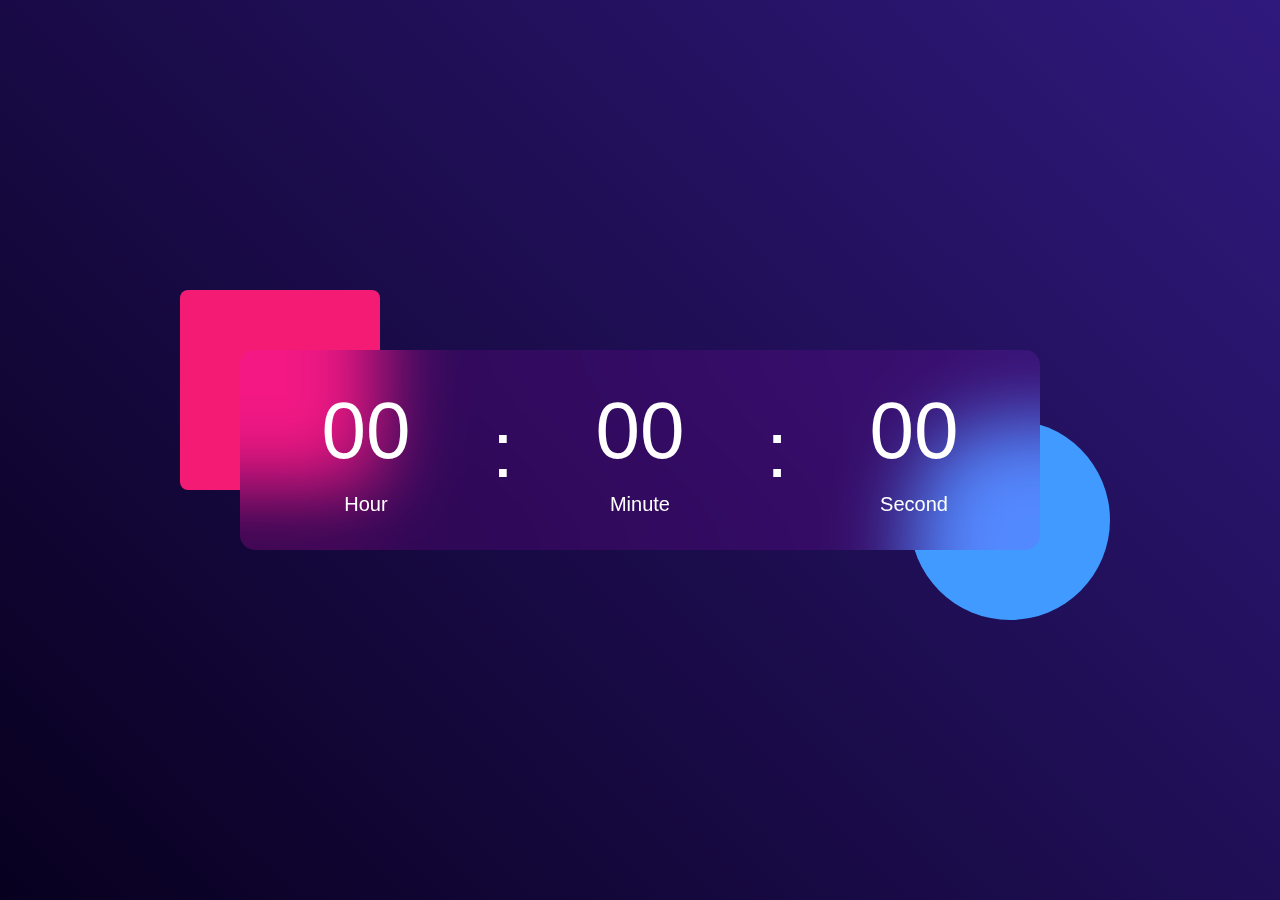
<file: Digital_Clock/index.html>
<!DOCTYPE html>
<html lang="en">
<head>
    <meta charset="UTF-8">
    <meta name="viewport" content="width=device-width, initial-scale=1.0">
    <title>Digital Clock</title>
    <link rel="stylesheet" href="./style.css">
    <link rel="shortcut icon" href="https://www.freepngimg.com/thumb/symbol/89661-and-clock-symbol-icons-computer-black-line.png" type="image/x-icon">
</head>
<body>  

    <div class="mainContainer">
        <div class="container">
            <div class="clock">
                <div class="clockContainer">
                    <div class="clockBox">
                        <span id="digit" class="hour">00</span>
                        <span id="name">Hour</span>
                    </div>
                    <span id="digit">:</span>
                    <div class="clockBox">
                        <span id="digit" class="minute">00</span>
                        <span id="name">Minute</span>
                    </div>
                    <span id="digit">:</span>
                    <div class="clockBox">
                        <span id="digit" class="second">00</span>
                        <span id="name">Second</span>
                    </div>
                </div>
            </div>
        </div>
    </div>
    
    <script src="./app.js"></script>
</body>
</html>
</file>
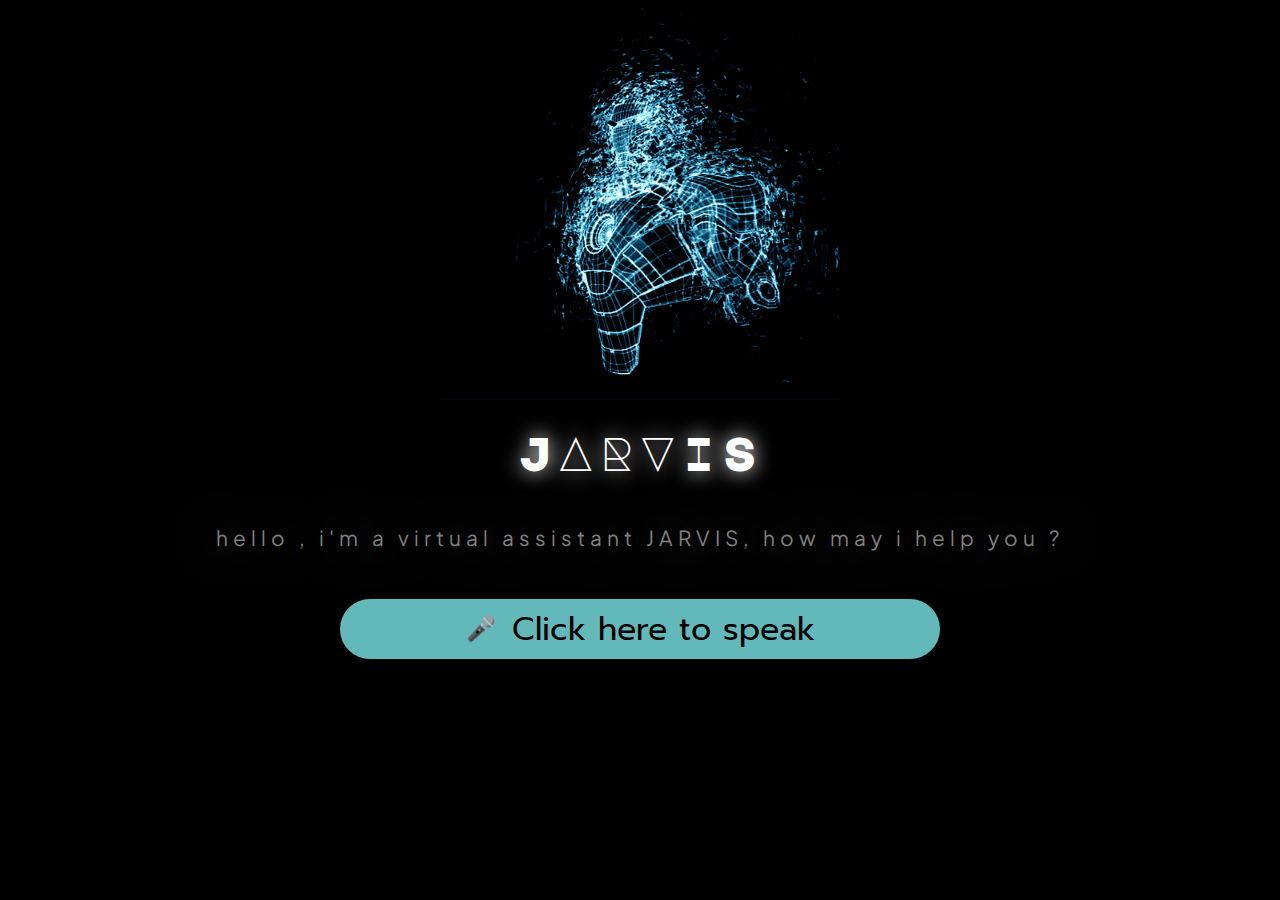
<file: Jarvis/index.html>
<!DOCTYPE html>
<html lang="en">
<head>
    <meta charset="UTF-8">
    <meta name="viewport" content="width=device-width, initial-scale=1.0">
    <title> Jarvis </title>
    <link rel="shortcut icon" href="/Images/Robot.avif" type="image/x-icon">
    <link rel="stylesheet" href="style.css">
    <link rel="preconnect" href="https://fonts.googleapis.com">
    <link rel="preconnect" href="https://fonts.gstatic.com" crossorigin>
    <link href="https://fonts.googleapis.com/css2?family=Major+Mono+Display&display=swap" rel="stylesheet">
    <link rel="preconnect" href="https://fonts.googleapis.com">
    <link rel="preconnect" href="https://fonts.gstatic.com" crossorigin>
    <link href="https://fonts.googleapis.com/css2?family=Plus+Jakarta+Sans:ital,wght@0,200..800;1,200..800&display=swap" rel="stylesheet">
    <link rel="preconnect" href="https://fonts.googleapis.com">
    <link rel="preconnect" href="https://fonts.gstatic.com" crossorigin>
    <link href="https://fonts.googleapis.com/css2?family=Plus+Jakarta+Sans:ital,wght@0,200..800;1,200..800&family=Prompt:ital,wght@0,100;0,200;0,300;0,400;0,500;0,600;0,700;0,800;0,900;1,100;1,200;1,300;1,400;1,500;1,600;1,700;1,800;1,900&display=swap" rel="stylesheet">
</head>
<body>

    <section class="main flex">

        <div class="img-container flex">
            <div class="image">
                <img class="gif" src="./Images/giphy .gif" alt="Image">
            </div>
            <h1 class="robot-name">JARVIS</h1>
            <p class="para">hello , i'm a virtual assistant JARVIS, how may i help you ?</p>
        </div>

        <div class="input flex">
            <button class="talk">🎤</button>
            <h1 class="content"> Click here to speak </h1>
        </div>

    </section>

    <script src="app.js"></script>
</body>
</html>
</file>
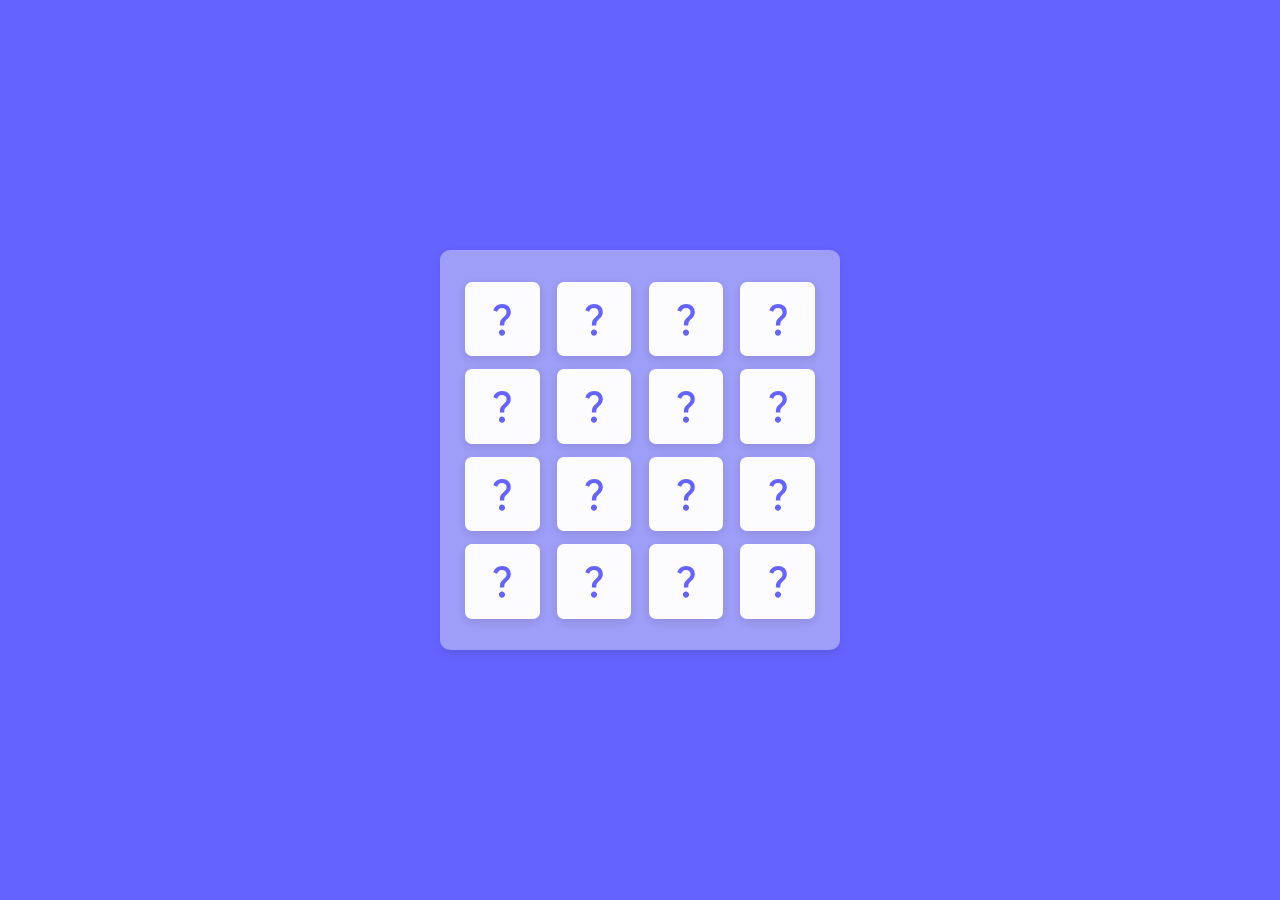
<file: Memory_Game/index.html>
<!DOCTYPE html>
<html lang="en">
<head>
    <meta charset="UTF-8">
    <meta name="viewport" content="width=device-width, initial-scale=1.0">
    <title>Memory Game</title>
    <link rel="stylesheet" href="./style.css">
    <link rel="shortcut icon" href="./Images/memory_favicon.png" type="image/x-icon">
    <link rel="stylesheet" href="https://fonts.googleapis.com/css2?family=Material+Symbols+Outlined:opsz,wght,FILL,GRAD@24,400,0,0" />
</head>
<body>  

    <div class="wrapper">
        <ul class="cards">
            <li class="card">
                <div class="view frontView">
                    <span class="material-symbols-outlined">
                        question_mark
                    </span>
                </div>
                <div class="view backView">
                    <img src="./Images/img-1.png" alt="dimond_icons">
                </div>
            </li>
            <li class="card">
                <div class="view frontView">
                    <span class="material-symbols-outlined">
                        question_mark
                    </span>
                </div>
                <div class="view backView">
                    <img src="./Images/img-2.png" alt="dimond_icons">
                </div>
            </li>
            <li class="card">
                <div class="view frontView">
                    <span class="material-symbols-outlined">
                        question_mark
                    </span>
                </div>
                <div class="view backView">
                    <img src="./Images/img-3.png" alt="dimond_icons">
                </div>
            </li>
            <li class="card">
                <div class="view frontView">
                    <span class="material-symbols-outlined">
                        question_mark
                    </span>
                </div>
                <div class="view backView">
                    <img src="./Images/img-4.png" alt="dimond_icons">
                </div>
            </li>
            <li class="card">
                <div class="view frontView">
                    <span class="material-symbols-outlined">
                        question_mark
                    </span>
                </div>
                <div class="view backView">
                    <img src="./Images/img-5.png" alt="dimond_icons">
                </div>
            </li>
            <li class="card">
                <div class="view frontView">
                    <span class="material-symbols-outlined">
                        question_mark
                    </span>
                </div>
                <div class="view backView">
                    <img src="./Images/img-6.png" alt="dimond_icons">
                </div>
            </li>
            <li class="card">
                <div class="view frontView">
                    <span class="material-symbols-outlined">
                        question_mark
                    </span>
                </div>
                <div class="view backView">
                    <img src="./Images/img-7.png" alt="dimond_icons">
                </div>
            </li>
            <li class="card">
                <div class="view frontView">
                    <span class="material-symbols-outlined">
                        question_mark
                    </span>
                </div>
                <div class="view backView">
                    <img src="./Images/img-8.png" alt="dimond_icons">
                </div>
            </li>
            <li class="card">
                <div class="view frontView">
                    <span class="material-symbols-outlined">
                        question_mark
                    </span>
                </div>
                <div class="view backView">
                    <img src="./Images/img-1.png" alt="dimond_icons">
                </div>
            </li>
            <li class="card">
                <div class="view frontView">
                    <span class="material-symbols-outlined">
                        question_mark
                    </span>
                </div>
                <div class="view backView">
                    <img src="./Images/img-2.png" alt="dimond_icons">
                </div>
            </li>
            <li class="card">
                <div class="view frontView">
                    <span class="material-symbols-outlined">
                        question_mark
                    </span>
                </div>
                <div class="view backView">
                    <img src="./Images/img-3.png" alt="dimond_icons">
                </div>
            </li>
            <li class="card">
                <div class="view frontView">
                    <span class="material-symbols-outlined">
                        question_mark
                    </span>
                </div>
                <div class="view backView">
                    <img src="./Images/img-4.png" alt="dimond_icons">
                </div>
            </li>
            <li class="card">
                <div class="view frontView">
                    <span class="material-symbols-outlined">
                        question_mark
                    </span>
                </div>
                <div class="view backView">
                    <img src="./Images/img-5.png" alt="dimond_icons">
                </div>
            </li>
            <li class="card">
                <div class="view frontView">
                    <span class="material-symbols-outlined">
                        question_mark
                    </span>
                </div>
                <div class="view backView">
                    <img src="./Images/img-6.png" alt="dimond_icons">
                </div>
            </li>
            <li class="card">
                <div class="view frontView">
                    <span class="material-symbols-outlined">
                        question_mark
                    </span>
                </div>
                <div class="view backView">
                    <img src="./Images/img-7.png" alt="dimond_icons">
                </div>
            </li>
            <li class="card">
                <div class="view frontView">
                    <span class="material-symbols-outlined">
                        question_mark
                    </span>
                </div>
                <div class="view backView">
                    <img src="./Images/img-8.png" alt="dimond_icons">
                </div>
            </li>
        </ul>
    </div>
    
    <script src="./app.js"></script>
</body>
</html>
</file>
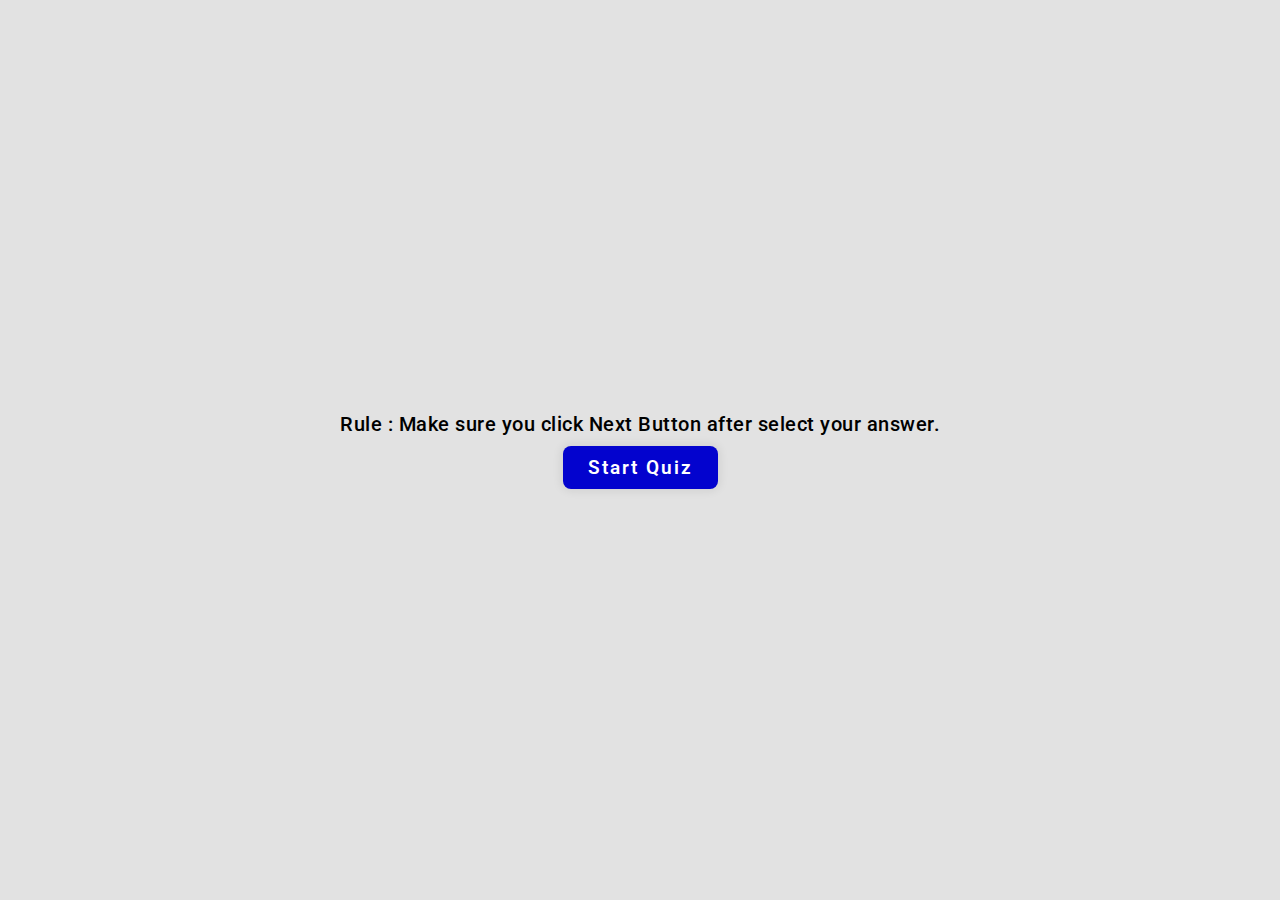
<file: Quiz_App/index.html>
<!DOCTYPE html>
<html lang="en">
<head>
    <meta charset="UTF-8">
    <meta name="viewport" content="width=device-width, initial-scale=1.0">
    <title> Quiz App </title>
    <link rel="shortcut icon" href="./quiz_favicon.png" type="image/x-icon">
    <link rel="stylesheet" href="./style.css">
</head>
<body>

    <div class="mainContainer">

        <div class="startQuiz" id="start">
            <p> Rule : Make sure you click Next Button after select your answer.</p>
            <button class="btn"> Start Quiz </button>
        </div>

        <div class="title" id="displayNoneTitle">
            <h1 class="quizTitle"> Simple Quiz </h1>
        </div>


        <div class="quizConatiner" id="mainBox">

            <p class="quizQuestion" id="ques"> Fetching Questions...</p>

            <div class="optionsContainer" id="displayNoneBox">
                <button class="quizOption" id="a">NULL</button>
                <button class="quizOption" id="b">NULL</button>
                <button class="quizOption" id="c">NULL</button>
                <button class="quizOption" id="d">NULL</button>
            </div>

            <div class="answerDiv" id="ansDiv">
                <p class="correctOptionPara" id="answerPara"></p>
                <p class="incorrectOptionPara" id="incorrectPara"></p>
            </div>

            <div class="quizBtns">
                <button class="btn" id="finishQuiz"> Finish Quiz </button>
                <button class="btn" id="nextQues"> Next </button>
            </div>
            
        </div>

    </div>

    <script src="./app.js"></script>

</body>
</html>
</file>
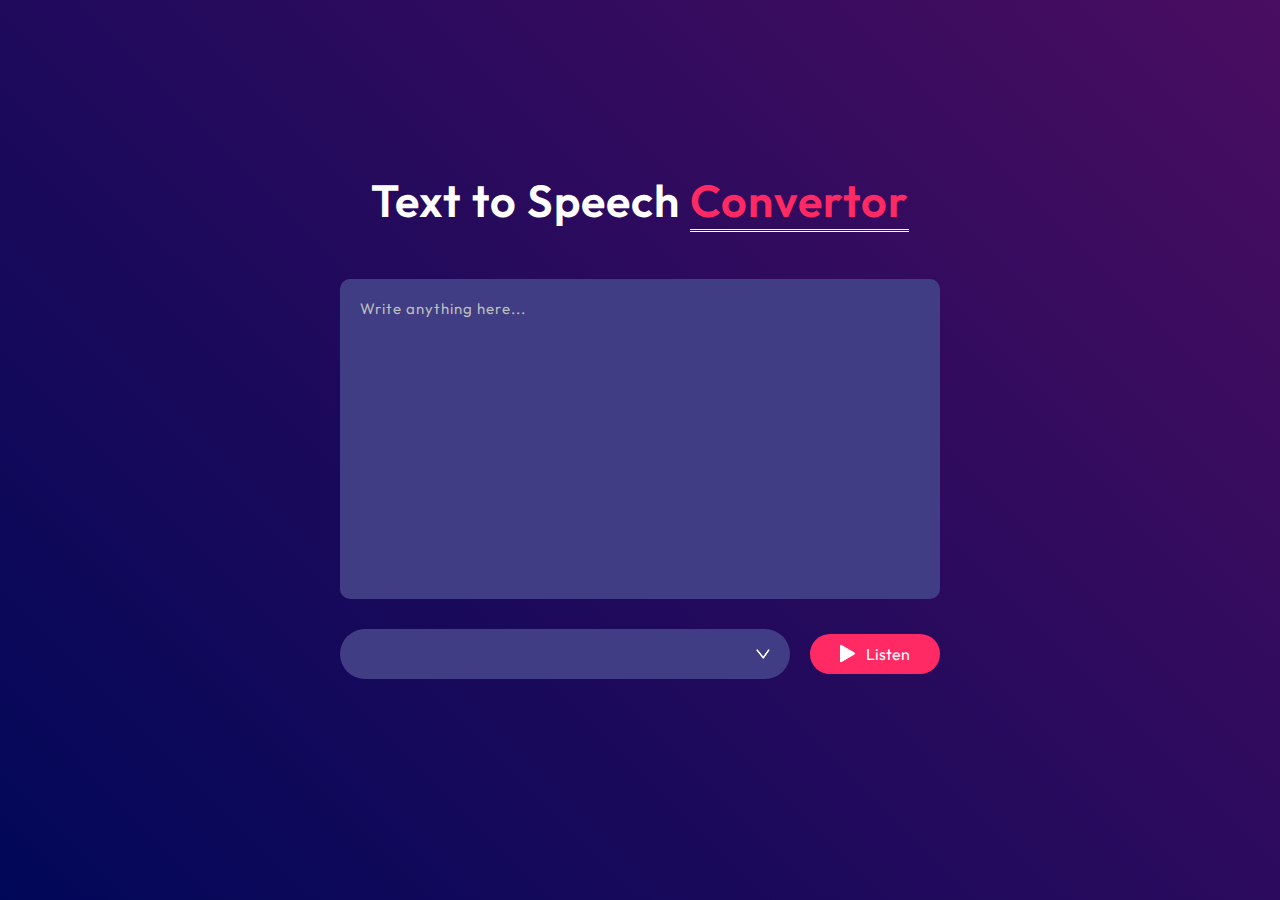
<file: Text_To_Speech/index.html>
<!DOCTYPE html>
<html lang="en">
<head>
    <meta charset="UTF-8">
    <meta name="viewport" content="width=device-width, initial-scale=1.0">
    <title> Text to Speech </title>
    <link rel="shortcut icon" href="./Images/speech_icon.png" type="image/x-icon">
    <link rel="stylesheet" href="./style.css">
</head>
<body>
    
    <div class="mainContainer">
        <h1>Text to Speech <span>Convertor</span></h1>
        <textarea placeholder="Write anything here..."></textarea>
        <div class="row">
            <select></select>
            <button> <img src="./Images/play.png" alt=""> Listen</button>
        </div>
    </div> 

    <script src="./app.js"></script>
</body>
</html>
</file>
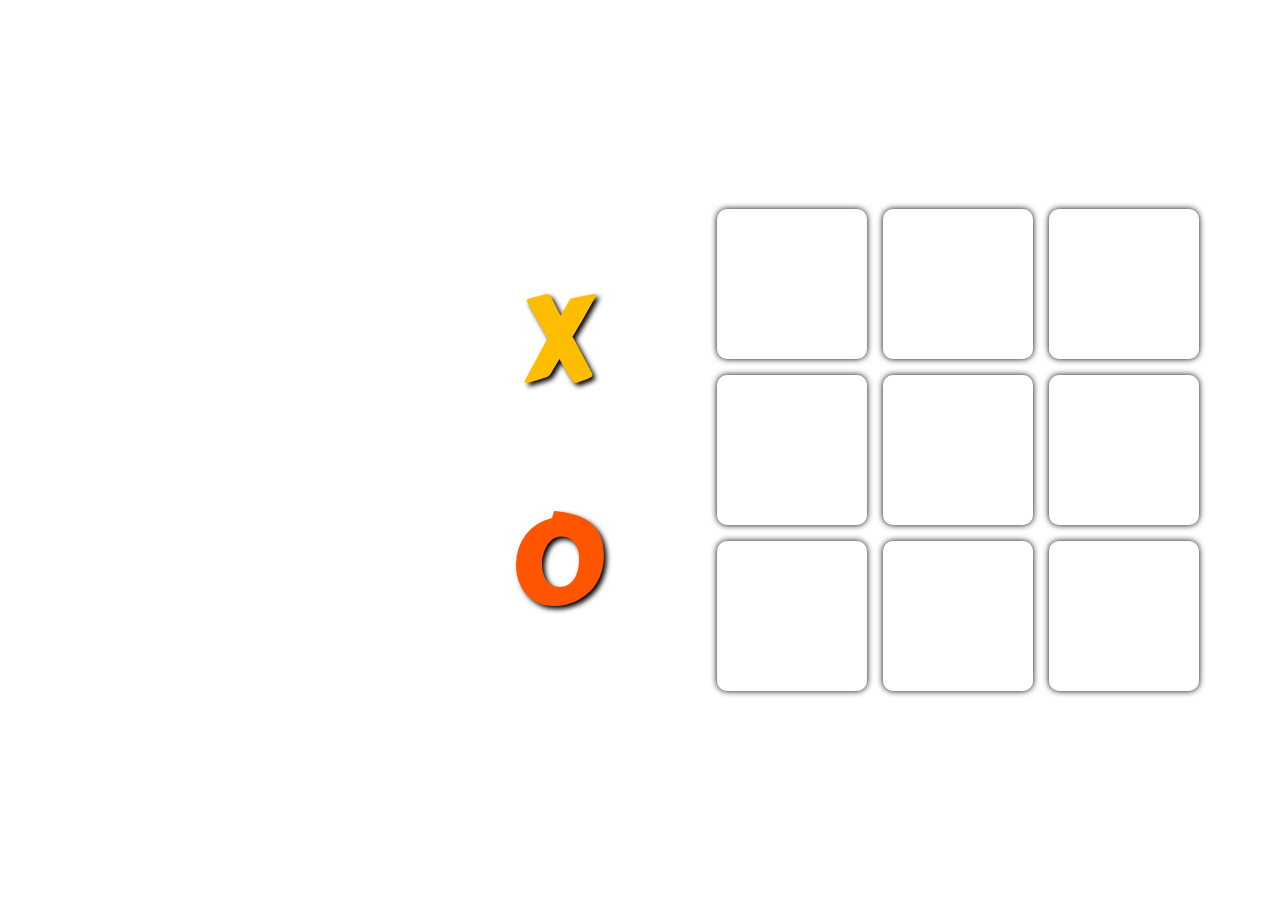
<file: Tic_Tac_Toe_Game/index.html>
<!DOCTYPE html>
<html lang="en">
<head>
    <meta charset="UTF-8">
    <meta name="viewport" content="width=device-width, initial-scale=1.0">
    <title>Tic Tac Toe</title>
    <link rel="stylesheet" href="./style.css">
    <link rel="shortcut icon" href="./Images/xo.png" type="image/x-icon">
    <link rel="preconnect" href="https://fonts.googleapis.com">
    <link rel="preconnect" href="https://fonts.gstatic.com" crossorigin>
    <link href="https://fonts.googleapis.com/css2?family=Luckiest+Guy&display=swap" rel="stylesheet">
    <link rel="preconnect" href="https://fonts.googleapis.com">
    <link rel="preconnect" href="https://fonts.gstatic.com" crossorigin>
    <link href="https://fonts.googleapis.com/css2?family=Alatsi&family=Carter+One&family=Luckiest+Guy&family=Press+Start+2P&display=swap" rel="stylesheet">
    <link rel="preconnect" href="https://fonts.googleapis.com">
    <link rel="preconnect" href="https://fonts.gstatic.com" crossorigin>
    <link href="https://fonts.googleapis.com/css2?family=Alatsi&family=Borel&family=Carter+One&family=Luckiest+Guy&family=Original+Surfer&family=Press+Start+2P&display=swap" rel="stylesheet">  
</head>
<body>

    <div class="container">

        <div class="left-container">
            <div class="left-top-container">
                <p class="title">TIC</p>
                <p class="title">TAC</p>
                <p class="title">TOE</p>
            </div>
        </div>

        <div class="middle-container">
            <div class="XO X">X</div>
            <div class="XO O">O</div>
            <h1 class="hide"></h1>
        </div>

        <div class="game-container">
            <button class="new"> New Game </button>  
            <div class="grid">
                <button class="box"></button>
                <button class="box"></button>
                <button class="box"></button>
                <button class="box"></button>
                <button class="box"></button>
                <button class="box"></button>
                <button class="box"></button>
                <button class="box"></button>
                <button class="box"></button>
            </div>
            <button class="reset"> Reset Game </button>
        </div>
    </div>
    
</body>
<script src="./app.js"></script>
</html>
</file>
<file: Digital_Clock/style.css>
*{
    padding: 0;
    margin: 0;
    box-sizing: border-box;
    font-family: 'Poppins' , sans-serif;
}

.mainContainer{
    width: 100%;
    min-height: 100vh;
    background: linear-gradient(45deg , #08001f , #30197d);
    color: white;
    position: relative;
}

.container{
    width: 800px;
    height: 200px;
    position: absolute;
    top: 50%;
    left: 50%;
    transform: translate(-50%,-50%);
}

.clock{
    display: flex;
    justify-content: center;
    align-items: center;
    background-color: rgba(235, 0, 255, 0.11);
    border-radius: 15px;
    width: 100%;
    height: 100%;
    backdrop-filter: blur(40px);
}

.container::before{
    width: 200px;
    height: 200px;
    border-radius: 8px;
    background-color: #f41b75;
    position: absolute;
    content: '';
    left: -60px;
    top: -60px;
    /* z-index: -1; */
}

.container::after{
    width: 200px;
    height: 200px;
    border-radius: 50%;
    background-color: #419aff;
    position: absolute;
    content: '';
    right: -70px;
    bottom: -70px;
    z-index: -1;
}

.clockBox{
    display: flex;
    align-items: center;
    flex-direction: column;
}

.clockContainer{
    display: flex;
    justify-content: space-evenly;
    width: 100%;
    height: 100%;
    align-items: center;
}

#digit {
    font-size: 80px;
}

#name{
    font-size: 20px;
    margin-top: 1rem;
}
</file>
<file: Jarvis/style.css>
@import url("https://fonts.googleapis.com/css2?family=Roboto+Mono:wght@100;200;300;400;500;600;700&display=swap");

*{
    padding: 0;
    margin: 0;
    box-sizing: border-box;
}

body{
    width: 100%;
    height: 100%;
    background-color: black;
}

.flex{
    display: flex;
    justify-content: center;
    align-items: center;
    flex-direction: column;
}

.gif{
    width: 400px;
    height: 400px;
}

.robot-name{
    color: rgb(255, 255, 255);
    font-size: 3rem;
    font-family: "Major Mono Display", monospace;
    font-weight: 400;
    font-style: normal;
    letter-spacing: 5px;
    text-shadow: 0px 0px 20px white;
    margin-block: 1.5rem;
}

.para{
    font-size: 1.3rem;
    color: grey;
    font-family: "Plus Jakarta Sans", sans-serif;
    font-optical-sizing: auto;
    font-weight: 400;
    font-style: normal;
    letter-spacing: 5px;
    text-shadow: 0px 0px 50px grey;
    margin-block: 1.5rem;
}

.input{
    width: 600px;
    height: 60px;
    border: 3px solid rgb(99, 185, 185);
    text-align: center;
    border-radius: 30px;
    margin-block: 1.5rem;
    background-color: rgb(99, 185, 185);
    display: flex;
    flex-direction: row;
    gap: 1rem;
}
.content{
    color: rgb(0, 0, 0);
    font-family: "Prompt", sans-serif;
    font-weight: 400;
    font-style: normal;
}

.talk{
    background-color: rgba(255, 255, 255, 0);
    border: none;
    font-size: 1.5rem;
}
</file>
<file: Memory_Game/style.css>
@import url('https://fonts.googleapis.com/css2?family=Bricolage+Grotesque:opsz,wght@12..96,200..800&display=swap');

*{
    padding: 0;
    margin: 0;
    box-sizing: border-box;
    font-family: "Bricolage Grotesque", sans-serif;
    font-optical-sizing: auto;
}

body{
    display: flex;
    justify-content: center;
    align-items: center;
    flex-direction: column;
    gap: 10px;
    min-height: 100vh;
    width: 100vw;
    background: #6563ff;
}

.wrapper{
    height: 400px;
    width: 400px;
    background-color: #ededed6c;
    border-radius: 10px;
    margin: 10px 10px;
    padding: 25px;
    box-shadow: 0 3px 10px rgba(0,0,0,0.1);
}

.cards, .card, .view{
    display: flex;
    align-items: center;
    justify-content: center;
}

.cards{
    height: 100%;
    width: 100%;
    flex-wrap: wrap;
    justify-content: space-between;
}

.cards .card{
    cursor: pointer;
    position: relative;
    perspective: 800px;
    transform-style: preserve-3d;
    height: calc(100% / 4 - 13px);
    width: calc(100% / 4 - 13px);
}

.card.shake{
    animation: shake 0.35s ease-in-out;
}

@keyframes shake {
    
    0%,100%{
        transform: translateX(0);
    }
    20%{
        transform: translateX(-13px);
    }
    40%{
        transform: translateX(13px);
    }
    60%{
        transform: translateX(-8px);
    }
    80%{
        transform: translateX(8px);
    }
    
}
.cards .card .view{
    background-color: #fffffff8;
    border-radius: 7px;
    width: 100%;
    height: 100%;
    pointer-events: none;
    user-select: none;
    position: absolute;
    backface-visibility: hidden;
    transition: transform 0.25s linear;
    box-shadow: 0 3px 10px rgba(0,0,0,0.1);
}

.card .frontView span{
    color: #6563ff;
    font-size: 40px;
}

.card .backView{
    transform: rotateY(-180deg);
}

.card .backView img{
    max-width: 45px;
}

.card.flip .frontView{
    transform: rotateY(180deg);
}

.card.flip .backView{
    transform: rotateY(0);
}

@media (max-width:400px) {
    
    .wrapper{
        width: 350px;
        height: 350px;
    }

    .card .backView img{
        max-width: 35px;
    }

}

@media (max-width:350px) {
    
    .wrapper{
        width: 300px;
        height: 300px;
    }

    .card .backView img{
        max-width: 35px;
    }

    .cards .card{
        height: calc(100% / 4 - 10px);
        width: calc(100% / 4 - 10px);
    }

    .wrapper{
        padding: 20px;
    }

    .card .frontView span{
        font-size: 30px;
    }

}
</file>
<file: Quiz_App/style.css>
@import url('https://fonts.googleapis.com/css2?family=Roboto:ital,wght@0,100;0,300;0,400;0,500;0,700;0,900;1,100;1,300;1,400;1,500;1,700;1,900&display=swap');

*{
    padding: 0;
    margin: 0;
    box-sizing: border-box;
    font-family: "Roboto", sans-serif;
}

.mainContainer{
    display: flex;
    justify-content: center;
    align-items: center;
    flex-direction: column;
    background-color: rgb(226, 226, 226);
    width: 100vw;
    height: 100vh;
}

.title{
    display: none;
    width: 80%;
    max-width: 600px;
    text-align: center;
}

.quizTitle{
    color: rgb(3, 3, 206);
    font-size: 2.8rem;
}

.quizConatiner{
    display: none;
    flex-direction: column;
    width: 80%;
    max-width: 600px;
    justify-content: center;
    align-items: center;
    border-radius: 10px;
    background-color: rgb(255, 255, 255);
    margin-top: 30px;
    gap: 30px;
    padding: 30px 30px;
    box-shadow: rgba(0, 0, 0, 0.08) 0px 0px 10px 2px;
}

.quizQuestion{
    color: rgb(68, 63, 63);
    font-size: 1.50rem;
    font-weight: 600;
}

.optionsContainer{
    width: 100%;
    display:flex;
    flex-direction: column;
    gap: 20px;
}

.quizOption{
    padding: 13px 15px;
    font-size: 1.1rem;
    cursor: pointer;
    border: none;
    outline: none;
    border-radius: 5px;
    font-weight: 400;
    text-align: left;
    transition: all 0.3s;
}

.answerDiv{
    display: none;
    font-size: larger;
    font-weight: 600;
}

.quizOption:hover{
    background-color:#222;
    color: white;
    border: none;
}

.quizBtns{
    width: 100%;
    display: flex;
    justify-content: space-around;
}

.btn{
    padding: 10px 25px;
    font-size: 19px;
    font-weight: 600;
    letter-spacing: 2px;
    border-radius: 8px;
    cursor: pointer;
    outline: none;
    border: none;
    background-color: rgb(3, 3, 206);
    color: white;
    box-shadow: rgba(0, 0, 0, 0.08) 0px 0px 10px 2px;
}

.btn:hover{
    background-color: rgb(39, 39, 255);
}

.startQuiz{
    display: flex;
    flex-direction: column;
    justify-content: center;
    align-items: center;
    gap: 10px;
    padding-inline: 30px;
}

.startQuiz p{
    font-size: 20px;
    text-align: center;
    font-weight: 500;
    letter-spacing: 0.5px;
}

.correctOption{
    background-color: rgb(5, 220, 5);
    color: #222;
}

.incorrectOption{
    background-color: red;
    color: whitesmoke;
}

.incorrectOptionPara{
    text-align: center;
    color: rgb(5, 220, 5);
    margin-top: 5px;
}

.correctOptionPara{
    text-align: center;
}

@media (max-width:400px) {
    
    .quizTitle{
        font-size: 2.3rem;
    }

    .quizQuestion{
        font-size: 1.2rem;
    }    

    .quizOption{
        font-size: 15px;
    }

    .btn{
        font-size: 15px;
    }

    .answerDiv{
        font-size: 10x;
    }

}

@media (max-width:440px) {
    
    .quizBtns{
        flex-direction: column;
        gap: 10px;
    }

}

@media (max-width:310px) {
    
    .quizTitle{
        font-size: 1.7rem;
    }

    .quizConatiner{
        margin-top: 25px;
    }

    .quizQuestion{
        font-size: 1rem;
    }    

    .quizOption{
        font-size: 15px;
    }

    .btn{
        font-size: 13px;
    }

    .answerDiv{
        font-size: 13px;
    }

}
</file>
<file: Text_To_Speech/style.css>
@import url('https://fonts.googleapis.com/css2?family=Outfit:wght@100..900&display=swap');

*{
    margin: 0;
    padding: 0;
    box-sizing: border-box;
    font-family: "Outfit", sans-serif;
}

.mainContainer{
    width: 100%;
    min-height: 100vh;
    background: linear-gradient(45deg , #010758 , #490d61);
    display: flex;
    justify-content: center;
    align-items: center;
    flex-direction: column;
    color: white;
}

.mainContainer h1{
    font-size: 45px;
    font-weight: 600;
    margin-top: -50px;
    margin-bottom: 50px;
    letter-spacing: 1px;
}

.mainContainer h1 span{
    color: #ff2963;
    border-bottom: 3.5px double white;
}

textarea{
    width: 600px;
    height: 320px;
    background-color: #403d84;
    color: #fff;
    font-size: 15px;
    border: 0;
    outline: none;
    padding: 20px;
    border-radius: 10px;
    resize: none;
    margin-bottom: 30px;
}

textarea::-webkit-scrollbar{
    display: none;
}

textarea::placeholder{
    color: rgb(189, 189, 189);
    letter-spacing: 1px;
}

.row{
    width: 600px;
    display: flex;
    align-items: center;
    gap: 20px;
}

button{
    background-color: #ff2963;
    color: #fff;
    font-size: 16px;
    padding: 10px 30px;
    border-radius: 35px;
    border: 0;
    outline: 0;
    cursor: pointer;
    display: flex;
    align-items: center;
}

button:hover{
    background-color: #ed1e55;
}

button img{
    width: 16px;
    margin-right: 10px;
}

select{
    /* flex: 1; */
    width: 450px;
    color: #fff;
    background: #403d84;
    height: 50px;
    padding: 0 20px;
    outline: 0;
    border: 0;
    border-radius: 35px;
    appearance: none;
    background-image: url(Images/dropdown.png);
    background-repeat: no-repeat;
    background-size: 14px;
    background-position-x: calc(100% - 20px);
    background-position-y: calc(20px);
}
</file>
<file: Tic_Tac_Toe_Game/style.css>
*{
    padding: 0;
    margin: 0;
    box-sizing: border-box;
}

.container{
    height: 100vh;
    width: 100vw;
    display: flex;
    flex-direction: row;
    background-image: url(https://wallpaperaccess.com/full/1713248.jpg);
    background-position: center;
    background-repeat: no-repeat;
    background-size: cover;
    justify-content: space-evenly;
}

.left-container{
    display: flex;
    justify-content: center;
    align-items: center;
    flex-direction: column;
    gap: 2rem;
}

.left-top-container{
    display: flex;
    justify-content: center;
    align-items: center;
    flex-direction: column;
    animation: slidefromLtoR 1.5s ease forwards;
    opacity: 0;
}

@keyframes slidefromLtoR {

    0%{
        opacity: 0;
        transform : translateX(-100%);
    }

    100%{
        opacity: 1;
        transform : translateX(0);
    }
    
}

.X{
    color: #ffbd00;
    text-shadow: 3px 3px 5px black;
    animation: totop 1.25s ease-out forwards;
}

@keyframes totop {

    0%{
        opacity: 0;
        transform: translateY(-200%);
    }

    100%{
        opacity: 1;
        transform: translateY(0);
    }
    
}

.O{
    color: #ff5400;
    text-shadow: 3px 3px 5px black;
    animation: tobottom 1.25s ease-out backwards;
}

@keyframes tobottom {

    0%{
        opacity: 0;
        transform: translateY(200%);
    }

    100%{
        opacity: 1;
        transform: translateY(0);
    }
    
}

.XO{
    height: 160px;
    width: 160px;
    display: flex;
    justify-content: center;
    align-items: center;
    background-color: white;
    border-radius: 50%;
    font-size: 7.5rem;
    font-family: "Carter One", system-ui;
    font-weight: 400;
    font-style: normal;
}

.middle-container{
    display: flex;
    flex-direction: column;
    justify-content: center;
    align-items: center;
    gap: 4rem;

}

.title{
    font-family: "Luckiest Guy", cursive;
    font-weight: 400;
    font-style: normal;
    color: white;
    font-size: 12rem;
    text-align:center;
    text-shadow: 3px 3px 6px black;
}

.game-container{
    display: flex;
    flex-direction: column;
    justify-content: center;
    align-items: center;
    gap: 2.2rem;
}

button{
    border: none;
    text-align: center;
}

.grid{
    display: grid;
    grid-template-columns: repeat(3,1fr);
    grid-gap: 1rem;
}

.box{
    color: white;
    height: 150px;
    width: 150px;
    font-size: 3.5rem;
    font-family: "Carter One", system-ui;
    font-weight: 400;
    font-style: normal;
    box-shadow: 0px 0px 6px 0px rgb(0, 0, 0);
    border-radius: 10px;
    background-color: rgba(255, 255, 255, 0.304);
    font-size: 4.7rem;
}

.reset , .new{
    font-size: 1.6rem;
    padding-inline: 15px;
    padding-block: 10px;
    border-radius: 8px;
    background-color:#b921ff00;
    color:white;
    font-weight: bolder;
    border: 2px solid white;
}

.reset:hover{
    box-shadow: 0px 0px 9px rgb(255, 255, 255);  
    text-shadow: 0px 0px 3px white;
}

.new:hover{
    box-shadow: 0px 0px 9px rgb(255, 255, 255);
    text-shadow: 0px 0px 3px white;
}

.textX{
    color: #ffbb00;
    text-shadow: 2px 2px 4px rgb(0, 0, 0);
}

.textO{
    color: #ff5400;
    text-shadow: 2px 2px 4px rgb(0, 0, 0);
}

.hide{
    display: none;
}

.nothide{
    display: block;
}

h1{
    font-family: "Original Surfer", sans-serif;
    font-weight: 400;
    font-style: normal;
    color: rgb(255, 255, 255);
    text-shadow: 0px 0px 5px black;
    font-size: 2rem;
}
</file>
